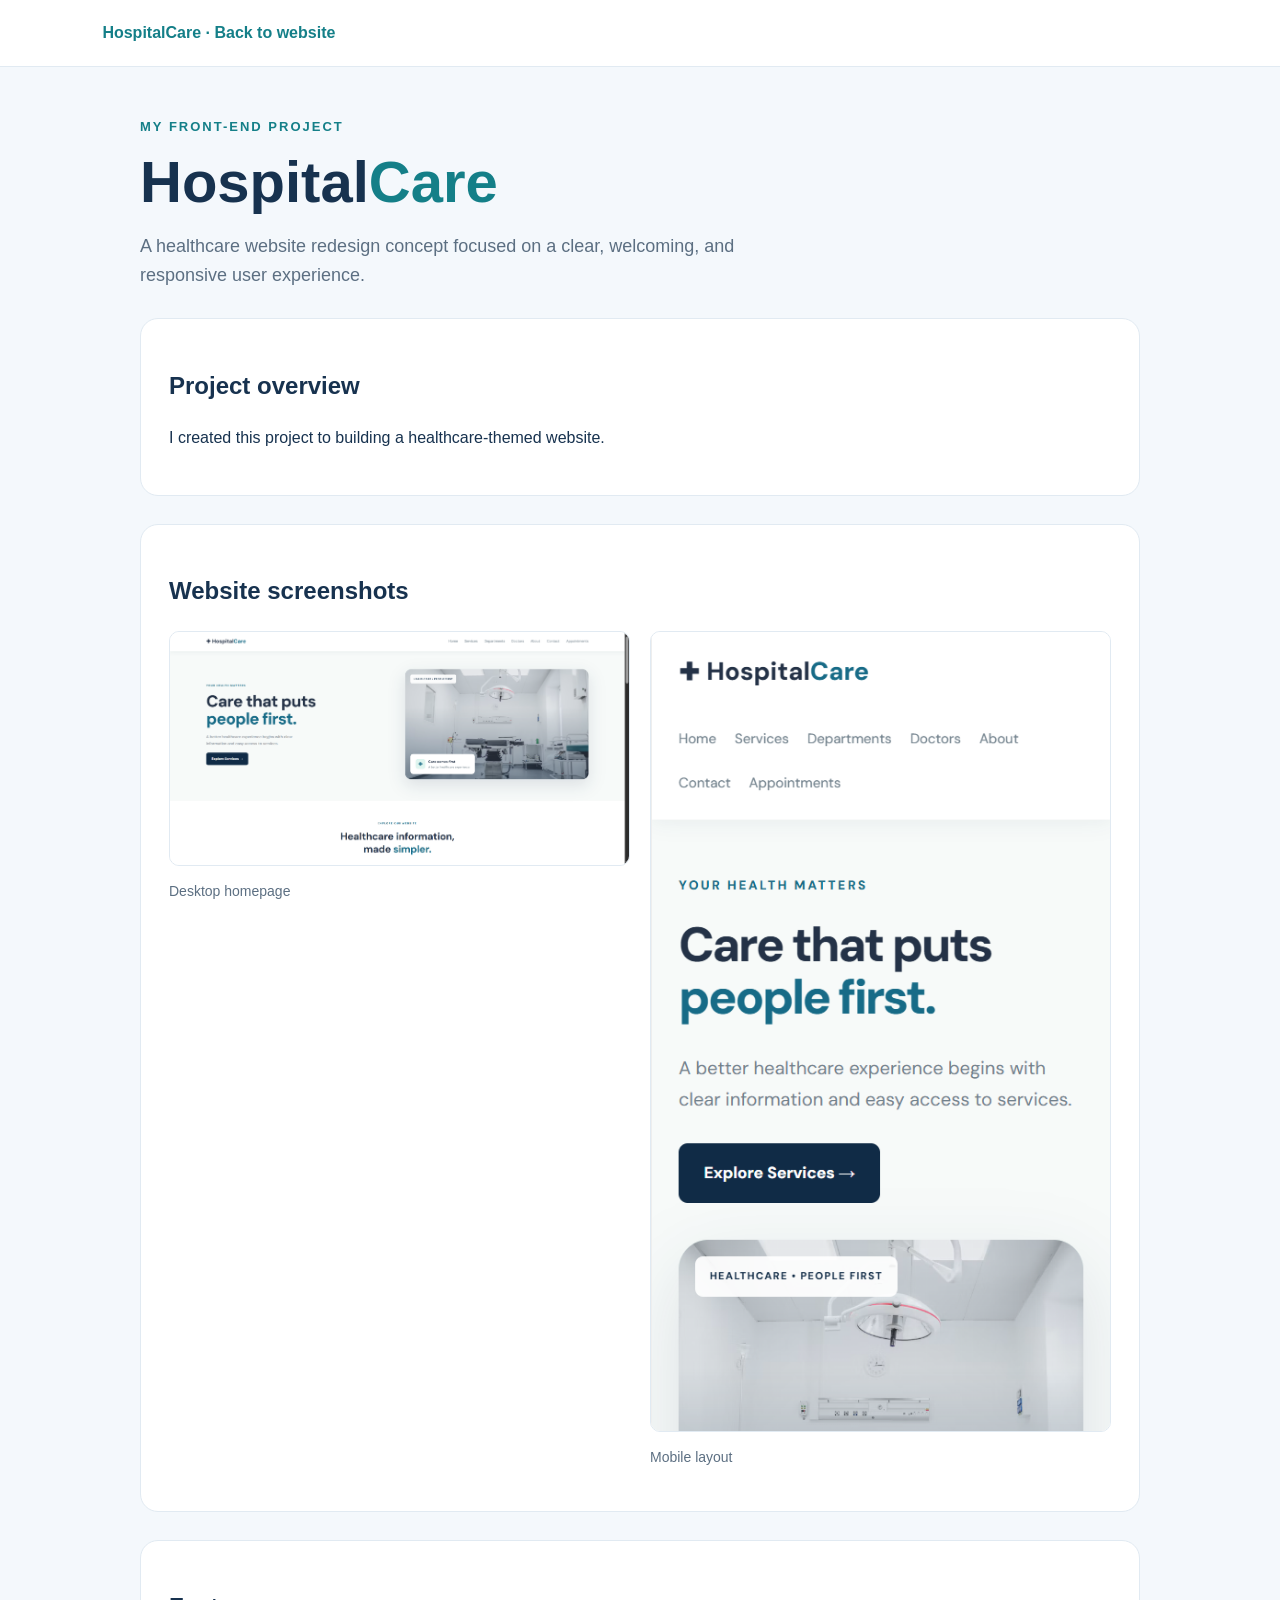
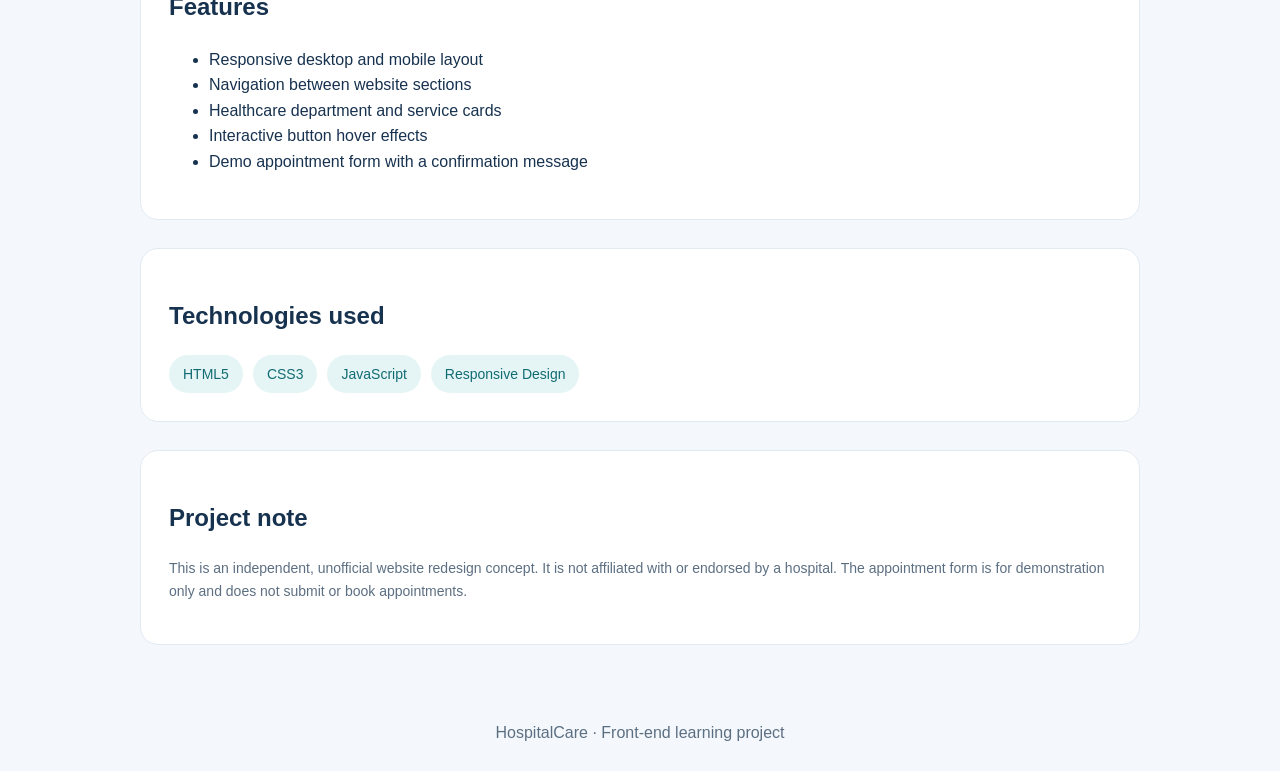
<file: portfolio.html>
<!DOCTYPE html>
<html lang="en">
<head>
    <meta charset="UTF-8">
    <meta name="viewport" content="width=device-width, initial-scale=1.0">
    <title>HospitalCare | My Portfolio Project</title>
    <style>
        * {
            box-sizing: border-box;
        }

        body {
            margin: 0;
            font-family: Arial, sans-serif;
            color: #17324f;
            background: #f4f8fc;
            line-height: 1.6;
        }

        header {
            padding: 20px 8%;
            background: white;
            border-bottom: 1px solid #e1eaf2;
        }

        header a {
            color: #147f88;
            font-weight: bold;
            text-decoration: none;
        }

        main {
            width: min(1000px, 88%);
            margin: 50px auto;
        }

        .tag {
            color: #147f88;
            font-weight: bold;
            letter-spacing: 2px;
            font-size: 13px;
        }

        h1 {
            font-size: clamp(36px, 6vw, 58px);
            line-height: 1.1;
            margin: 12px 0;
        }

        h1 span {
            color: #147f88;
        }

        .intro {
            max-width: 680px;
            color: #5c6f82;
            font-size: 18px;
        }

        .panel {
            background: white;
            border: 1px solid #e1eaf2;
            border-radius: 18px;
            padding: 28px;
            margin-top: 28px;
        }

        .screenshots {
            display: grid;
            grid-template-columns: 1fr 1fr;
            gap: 20px;
        }

        .screenshots img {
            width: 100%;
            display: block;
            border-radius: 10px;
            border: 1px solid #e1eaf2;
        }

        .screenshots p {
            color: #5c6f82;
            font-size: 14px;
        }

        .skills {
            display: flex;
            flex-wrap: wrap;
            gap: 10px;
        }

        .skills span {
            background: #e5f5f5;
            color: #116b73;
            border-radius: 20px;
            padding: 8px 14px;
            font-size: 14px;
        }

        .note {
            color: #5c6f82;
            font-size: 14px;
        }

        footer {
            text-align: center;
            padding: 25px;
            color: #5c6f82;
        }

        @media (max-width: 650px) {
            main {
                margin: 30px auto;
            }

            .screenshots {
                grid-template-columns: 1fr;
            }

            .panel {
                padding: 20px;
            }
        }
    </style>
</head>

<body>
    <header>
        <a href="index.html">HospitalCare · Back to website</a>
    </header>

    <main>
        <p class="tag">MY FRONT-END PROJECT</p>

        <h1>Hospital<span>Care</span></h1>

        <p class="intro">
            A healthcare website redesign concept focused on a
            clear, welcoming, and responsive user experience.
        </p>

        <section class="panel">
            <h2>Project overview</h2>
            <p>
                I created this project to 
                building a healthcare-themed website.
            </p>
        </section>

        <section class="panel">
            <h2>Website screenshots</h2>

            <div class="screenshots">
                <div>
                    <img src="screenshots/homepage.png"
                         alt="HospitalCare website homepage">
                    <p>Desktop homepage</p>
                </div>

                <div>
                    <img src="screenshots/mobileview.png"
                         alt="HospitalCare website mobile layout">
                    <p>Mobile layout</p>
                </div>
            </div>
        </section>

        <section class="panel">
            <h2>Features</h2>
            <ul>
                <li>Responsive desktop and mobile layout</li>
                <li>Navigation between website sections</li>
                <li>Healthcare department and service cards</li>
                <li>Interactive button hover effects</li>
                <li>Demo appointment form with a confirmation message</li>
            </ul>
        </section>

        <section class="panel">
            <h2>Technologies used</h2>
            <div class="skills">
                <span>HTML5</span>
                <span>CSS3</span>
                <span>JavaScript</span>
                <span>Responsive Design</span>
            </div>
        </section>

        <section class="panel">
            <h2>Project note</h2>
            <p class="note">
                This is an independent, unofficial website redesign
                concept. It is not affiliated with or endorsed by a
                hospital. The appointment form is for demonstration
                only and does not submit or book appointments.
            </p>
        </section>
    </main>

    <footer>
        HospitalCare · Front-end learning project
    </footer>
</body>
</html>
</file>
